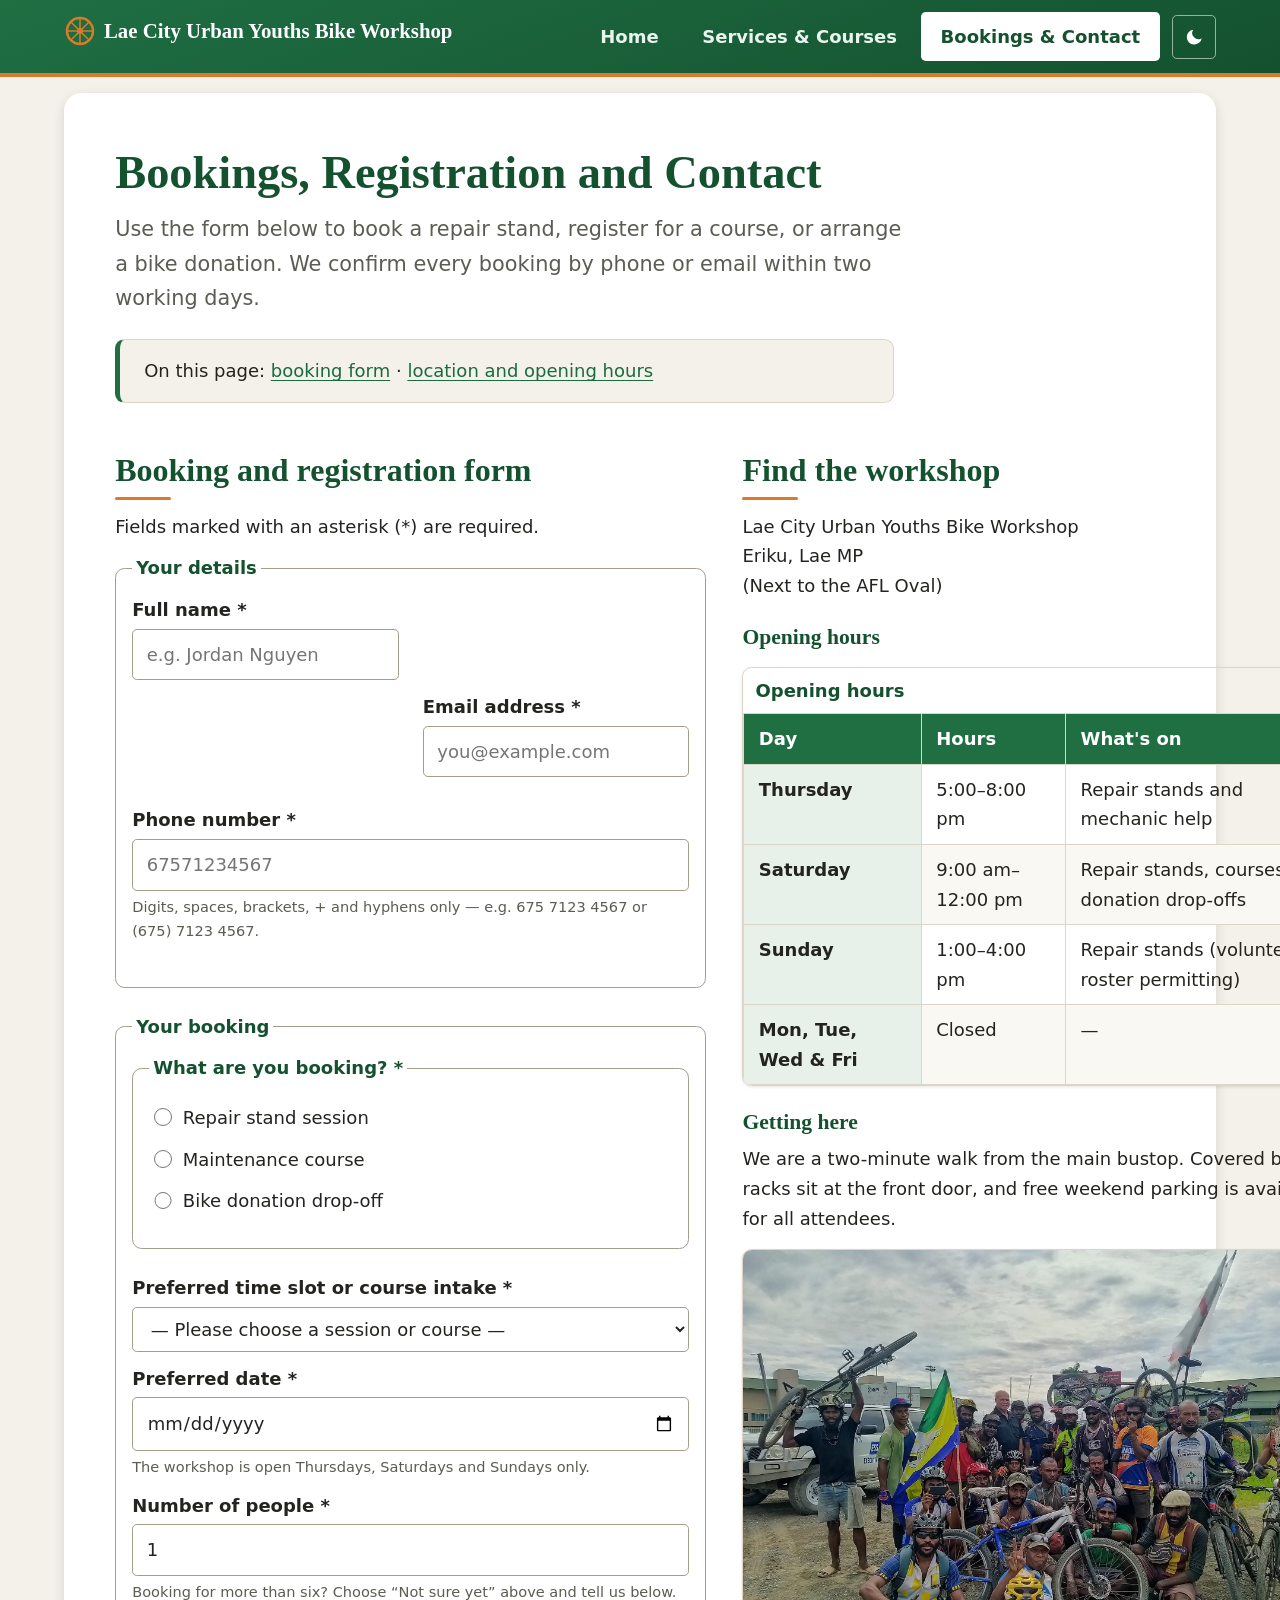
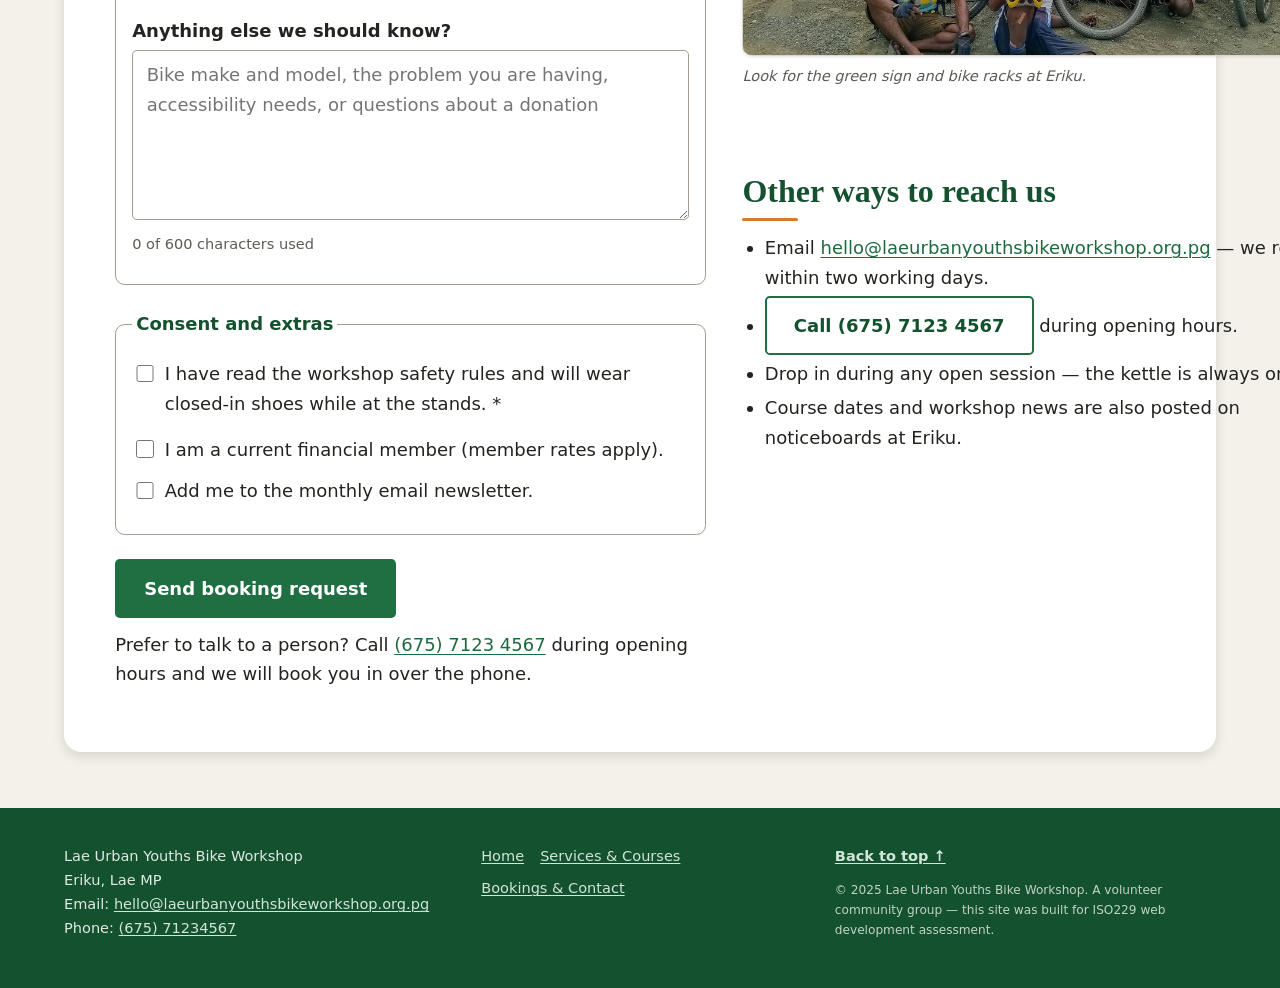
<file: contact.html>
<!DOCTYPE html>
<html lang="en" class="no-js">
<head>
  <meta charset="utf-8">
  <meta name="viewport" content="width=device-width, initial-scale=1">
  <title>Bookings &amp; Contact | Lae City Urban Youths Bike Workshop</title>
  <meta name="description" content="Book a repair stand, register for a maintenance course, arrange a bike donation, or find the Lae City Urban Youths Bike Workshop's location and opening hours.">
  <!-- ISO229 - Ziphilia Kila -->
  <meta name="author" content="Ziphilia Kila">
  <meta name="theme-color" content="#1f6f43">
  <link rel="stylesheet" href="css/style.css">
  <script src="js/main.js" defer></script>
  <script src="js/form.js" defer></script>
</head>
<body>

  <a class="skip-link" href="#main-content">Skip to main content</a>

  <header id="top" class="site-header">
    <div class="container header-inner">
      <p class="brand">
        <a href="index.html">
          <svg class="brand-mark" viewBox="0 0 32 32" width="32" height="32"
               aria-hidden="true" focusable="false">
            <circle cx="16" cy="16" r="13" fill="none" stroke="currentColor" stroke-width="2.5"/>
            <circle cx="16" cy="16" r="3" fill="currentColor"/>
            <path d="M16 3v26M3 16h26M7.2 7.2l17.6 17.6M24.8 7.2L7.2 24.8"
                  stroke="currentColor" stroke-width="1.5"/>
          </svg>
          Lae City Urban Youths Bike Workshop
        </a>
      </p>

      <div class="header-controls">
        <button type="button" id="theme-toggle" class="icon-btn theme-toggle"
                aria-label="Switch to dark theme">
          <svg class="icon-moon" viewBox="0 0 24 24" aria-hidden="true" focusable="false">
            <path d="M20 13A8 8 0 1 1 11 4a6.5 6.5 0 0 0 9 9z" fill="currentColor"/>
          </svg>
          <svg class="icon-sun" viewBox="0 0 24 24" aria-hidden="true" focusable="false">
            <circle cx="12" cy="12" r="4" fill="currentColor"/>
            <path d="M12 2v3M12 19v3M2 12h3M19 12h3M4.9 4.9l2.1 2.1M17 17l2.1 2.1M19.1 4.9L17 7M7 17l-2.1 2.1"
                  stroke="currentColor" stroke-width="2" stroke-linecap="round"/>
          </svg>
        </button>

        <button type="button" id="nav-toggle" class="icon-btn nav-toggle"
                aria-expanded="false" aria-controls="site-nav" aria-label="Menu">
          <svg class="icon-menu" viewBox="0 0 24 24" aria-hidden="true" focusable="false">
            <path d="M4 7h16M4 12h16M4 17h16" fill="none" stroke="currentColor"
                  stroke-width="2" stroke-linecap="round"/>
          </svg>
          <svg class="icon-close" viewBox="0 0 24 24" aria-hidden="true" focusable="false">
            <path d="M6 6l12 12M18 6L6 18" fill="none" stroke="currentColor"
                  stroke-width="2" stroke-linecap="round"/>
          </svg>
        </button>
      </div>

      <nav class="site-nav" id="site-nav" aria-label="Main navigation">
        <ul>
          <li><a href="index.html">Home</a></li>
          <li><a href="services.html">Services &amp; Courses</a></li>
          <li><a href="contact.html" aria-current="page">Bookings &amp; Contact</a></li>
        </ul>
      </nav>
    </div>
  </header>

  <main id="main-content" class="page container">

    <h1>Bookings, Registration and Contact</h1>
    <p class="lead">Use the form below to book a repair stand, register for a course, or
    arrange a bike donation. We confirm every booking by phone or email within two working
    days.</p>

    <p class="panel">On this page: <a href="#booking-form">booking form</a> &middot;
    <a href="#location">location and opening hours</a></p>

    <div class="split contact-split">

      <section id="booking-form">
        <h2>Booking and registration form</h2>
        <p>Fields marked with an asterisk (*) are required.</p>

        <div id="error-summary" class="error-summary" role="alert" tabindex="-1" hidden>
          <h3>There is a problem with your booking</h3>
          <ul id="error-list"></ul>
        </div>

        <form action="#" method="post" id="booking-request">
          <fieldset>
            <legend>Your details</legend>
            <div class="grid-2">
              <p>
                <label for="full-name">Full name *</label>
                <input type="text" id="full-name" name="full-name" required minlength="2"
                       maxlength="80" autocomplete="name" placeholder="e.g. Jordan Nguyen">
                <p class="field-error" id="full-name-error" hidden></p>
              </p>
              <p>
                <label for="email">Email address *</label>
                <input type="email" id="email" name="email" required maxlength="100"
                       autocomplete="email" placeholder="you@example.com">
                <p class="field-error" id="email-error" hidden></p>
              </p>
              <p class="u-span-2">
                <label for="phone">Phone number *</label>
                <input type="tel" id="phone" name="phone" required minlength="8" maxlength="15"
                       pattern="[0-9()+ -]{8,15}" autocomplete="tel"
                       placeholder="67571234567" aria-describedby="phone-hint">
                <small id="phone-hint" class="hint">Digits, spaces, brackets, + and hyphens
                only &mdash; e.g. 675 7123 4567 or (675) 7123 4567.</small>
                <p class="field-error" id="phone-error" hidden></p>
              </p>
            </div>
          </fieldset>

          <fieldset>
            <legend>Your booking</legend>

            <fieldset id="booking-type-group">
              <legend>What are you booking? *</legend>
              <p class="option">
                <input type="radio" id="book-repair" name="booking-type" value="repair-stand" required>
                <label for="book-repair">Repair stand session</label>
              </p>
              <p class="option">
                <input type="radio" id="book-course" name="booking-type" value="maintenance-course">
                <label for="book-course">Maintenance course</label>
              </p>
              <p class="option">
                <input type="radio" id="book-donation" name="booking-type" value="bike-donation">
                <label for="book-donation">Bike donation drop-off</label>
              </p>
              <p class="field-error" id="booking-type-error" hidden></p>
            </fieldset>

            <p>
              <label for="time-slot">Preferred time slot or course intake *</label>
              <select id="time-slot" name="time-slot" required>
                <option value="">&mdash; Please choose a session or course &mdash;</option>
                <option value="thu-evening">Thursday evening session (5&ndash;8 pm)</option>
                <option value="sat-morning">Saturday morning session (9 am&ndash;12 pm)</option>
                <option value="sun-afternoon">Sunday afternoon session (1&ndash;4 pm)</option>
                <option value="course-beginners">Beginners' bike maintenance &mdash; next intake</option>
                <option value="course-wheels">Wheels and gears &mdash; next intake</option>
                <option value="course-family">Family fix-up class &mdash; next intake</option>
                <option value="course-advanced">Advanced drivetrain and wheel truing &mdash; next intake</option>
                <option value="unsure">Not sure yet &mdash; please advise me</option>
              </select>
              <p class="field-error" id="time-slot-error" hidden></p>
            </p>

            <p>
              <label for="preferred-date">Preferred date *</label>
              <input type="date" id="preferred-date" name="preferred-date" required
                     aria-describedby="date-hint">
              <small id="date-hint" class="hint">The workshop is open Thursdays, Saturdays
              and Sundays only.</small>
              <p class="field-error" id="preferred-date-error" hidden></p>
            </p>

            <p>
              <label for="participants">Number of people *</label>
              <input type="number" id="participants" name="participants" value="1"
                     min="1" max="6" required aria-describedby="participants-hint">
              <small id="participants-hint" class="hint">Booking for more than six? Choose
              &ldquo;Not sure yet&rdquo; above and tell us below.</small>
              <p class="field-error" id="participants-error" hidden></p>
            </p>

            <p>
              <label for="message">Anything else we should know?</label>
              <textarea id="message" name="message" rows="5" maxlength="600"
                        placeholder="Bike make and model, the problem you are having, accessibility needs, or questions about a donation"></textarea>
              <!-- Visual counter (hidden from AT) + polite live region that only
                   speaks at the 50-chars-remaining and limit-reached thresholds. -->
              <span class="char-count" id="message-count" aria-hidden="true">0 of 600 characters used</span>
              <span class="sr-only" id="message-limit" aria-live="polite"></span>
            </p>
          </fieldset>

          <fieldset>
            <legend>Consent and extras</legend>
            <p class="option">
              <input type="checkbox" id="safety" name="safety" value="agreed" required>
              <label for="safety">I have read the workshop safety rules and will wear
              closed-in shoes while at the stands. *</label>
            </p>
            <p class="field-error" id="safety-error" hidden></p>
            <p class="option">
              <input type="checkbox" id="member" name="member" value="yes">
              <label for="member">I am a current financial member (member rates apply).</label>
            </p>
            <p class="option">
              <input type="checkbox" id="newsletter" name="newsletter" value="yes">
              <label for="newsletter">Add me to the monthly email newsletter.</label>
            </p>
          </fieldset>

          <p>
            <button type="submit" class="btn btn--primary">Send booking request</button>
          </p>

        </form>

        <div id="form-success" class="form-success" role="status" tabindex="-1" hidden>
          <h3>Request sent &mdash; thank you!</h3>
          <p id="form-success-detail"></p>
          <p class="form-success-note"><small>Demonstration site: nothing was sent to a
          server. In production this form would POST to the workshop's booking system.</small></p>
          <button type="button" id="reset-form" class="btn btn--outline">Make another booking</button>
        </div>

        <p>Prefer to talk to a person? Call
        <a href="tel:+67571234567">(675) 7123 4567</a> during opening hours and we will book
        you in over the phone.</p>
      </section>

      <aside class="contact-aside">
        <section id="location">
          <h2>Find the workshop</h2>
          <address>
            Lae City Urban Youths Bike Workshop<br>
            Eriku, Lae MP<br>
            (Next to the AFL Oval)
          </address>

          <h3>Opening hours</h3>
          <div class="table-wrap">
            <table>
              <caption>Opening hours</caption>
              <thead>
                <tr>
                  <th scope="col">Day</th>
                  <th scope="col">Hours</th>
                  <th scope="col">What's on</th>
                </tr>
              </thead>
              <tbody>
                <tr>
                  <th scope="row">Thursday</th>
                  <td>5:00&ndash;8:00 pm</td>
                  <td>Repair stands and mechanic help</td>
                </tr>
                <tr>
                  <th scope="row">Saturday</th>
                  <td>9:00 am&ndash;12:00 pm</td>
                  <td>Repair stands, courses and donation drop-offs</td>
                </tr>
                <tr>
                  <th scope="row">Sunday</th>
                  <td>1:00&ndash;4:00 pm</td>
                  <td>Repair stands (volunteer roster permitting)</td>
                </tr>
                <tr>
                  <th scope="row">Mon, Tue, Wed &amp; Fri</th>
                  <td>Closed</td>
                  <td>&mdash;</td>
                </tr>
              </tbody>
            </table>
          </div>

          <h3>Getting here</h3>
          <p>We are a two-minute walk from the main bustop. Covered bike racks sit at the
          front door, and free weekend parking is available for all attendees.</p>

          <figure>
            <img src="images/location.jpg"
                 alt="The green entrance and sign of the community bike workshop at Eriku"
                 width="900" height="600" loading="lazy" decoding="async">
            <figcaption>Look for the green sign and bike racks at Eriku.</figcaption>
          </figure>
        </section>

        <section id="other-ways">
          <h2>Other ways to reach us</h2>
          <ul>
            <li>Email <a href="mailto:hello@laeurbanyouthsbikeworkshop.org.pg">hello@laeurbanyouthsbikeworkshop.org.pg</a> &mdash; we reply within two working days.</li>
            <li><a class="btn btn--outline" href="tel:+67571234567">Call (675) 7123 4567</a> during opening hours.</li>
            <li>Drop in during any open session &mdash; the kettle is always on.</li>
            <li>Course dates and workshop news are also posted on noticeboards at Eriku.</li>
          </ul>
        </section>
      </aside>

    </div>

  </main>

   <footer class="site-footer">
    <div class="container footer-grid">
      <address>
      Lae Urban Youths Bike Workshop<br>
      Eriku, Lae MP<br>
      Email: <a href="mailto:hello@laeurbanyouthsbikeworkshop.org.pg">hello@laeurbanyouthsbikeworkshop.org.pg</a><br>
      Phone: <a href="tel:+67571234567">(675) 71234567</a>
      </address>

      <nav class="footer-nav" aria-label="Footer">
        <ul>
          <li><a href="index.html">Home</a></li>
          <li><a href="services.html">Services &amp; Courses</a></li>
          <li><a href="contact.html">Bookings &amp; Contact</a></li>
        </ul>
      </nav>

      <div class="footer-meta">
        <p><a class="to-top" href="#top">Back to top &uarr;</a></p>
        <p><small>&copy; 2025 Lae Urban Youths Bike Workshop. A volunteer community group &mdash;
    this site was built for ISO229 web development assessment.</small></p>
      </div>
    </div>
  </footer>

</body>
</html>
</file>
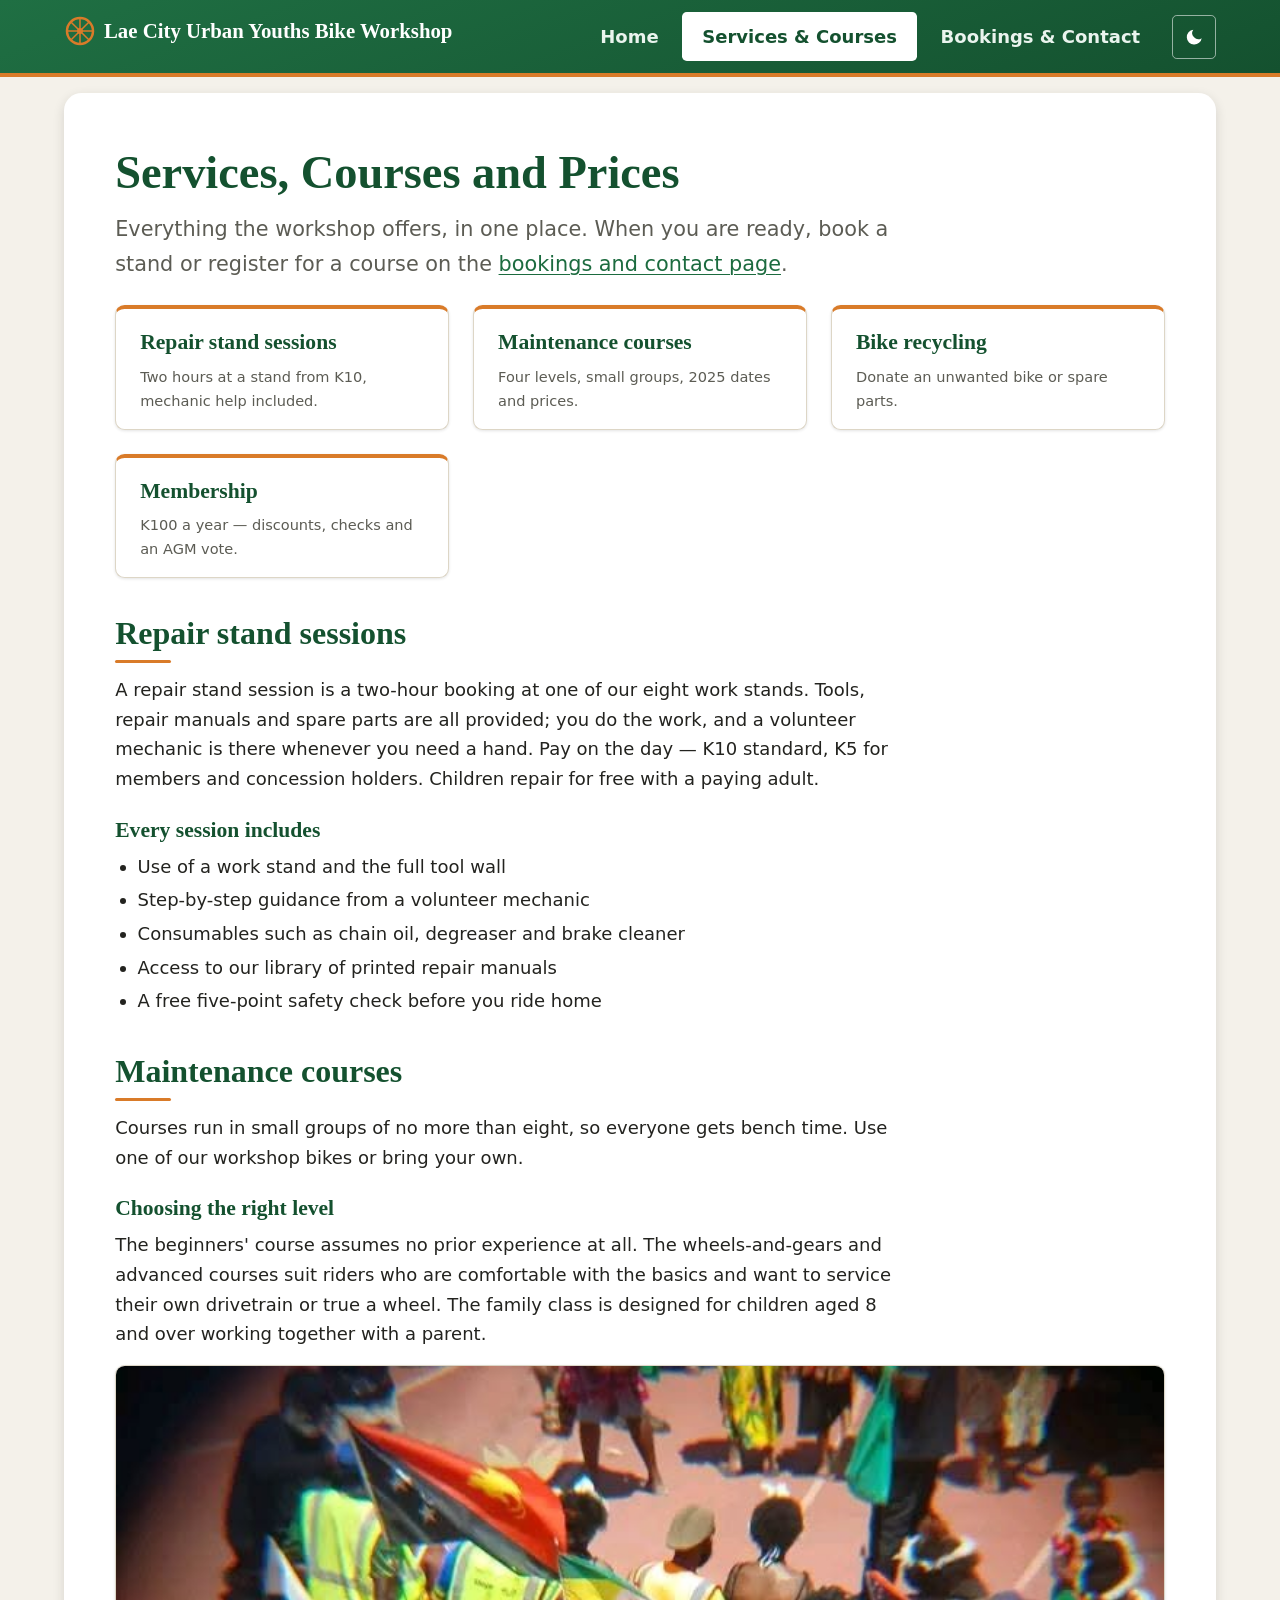
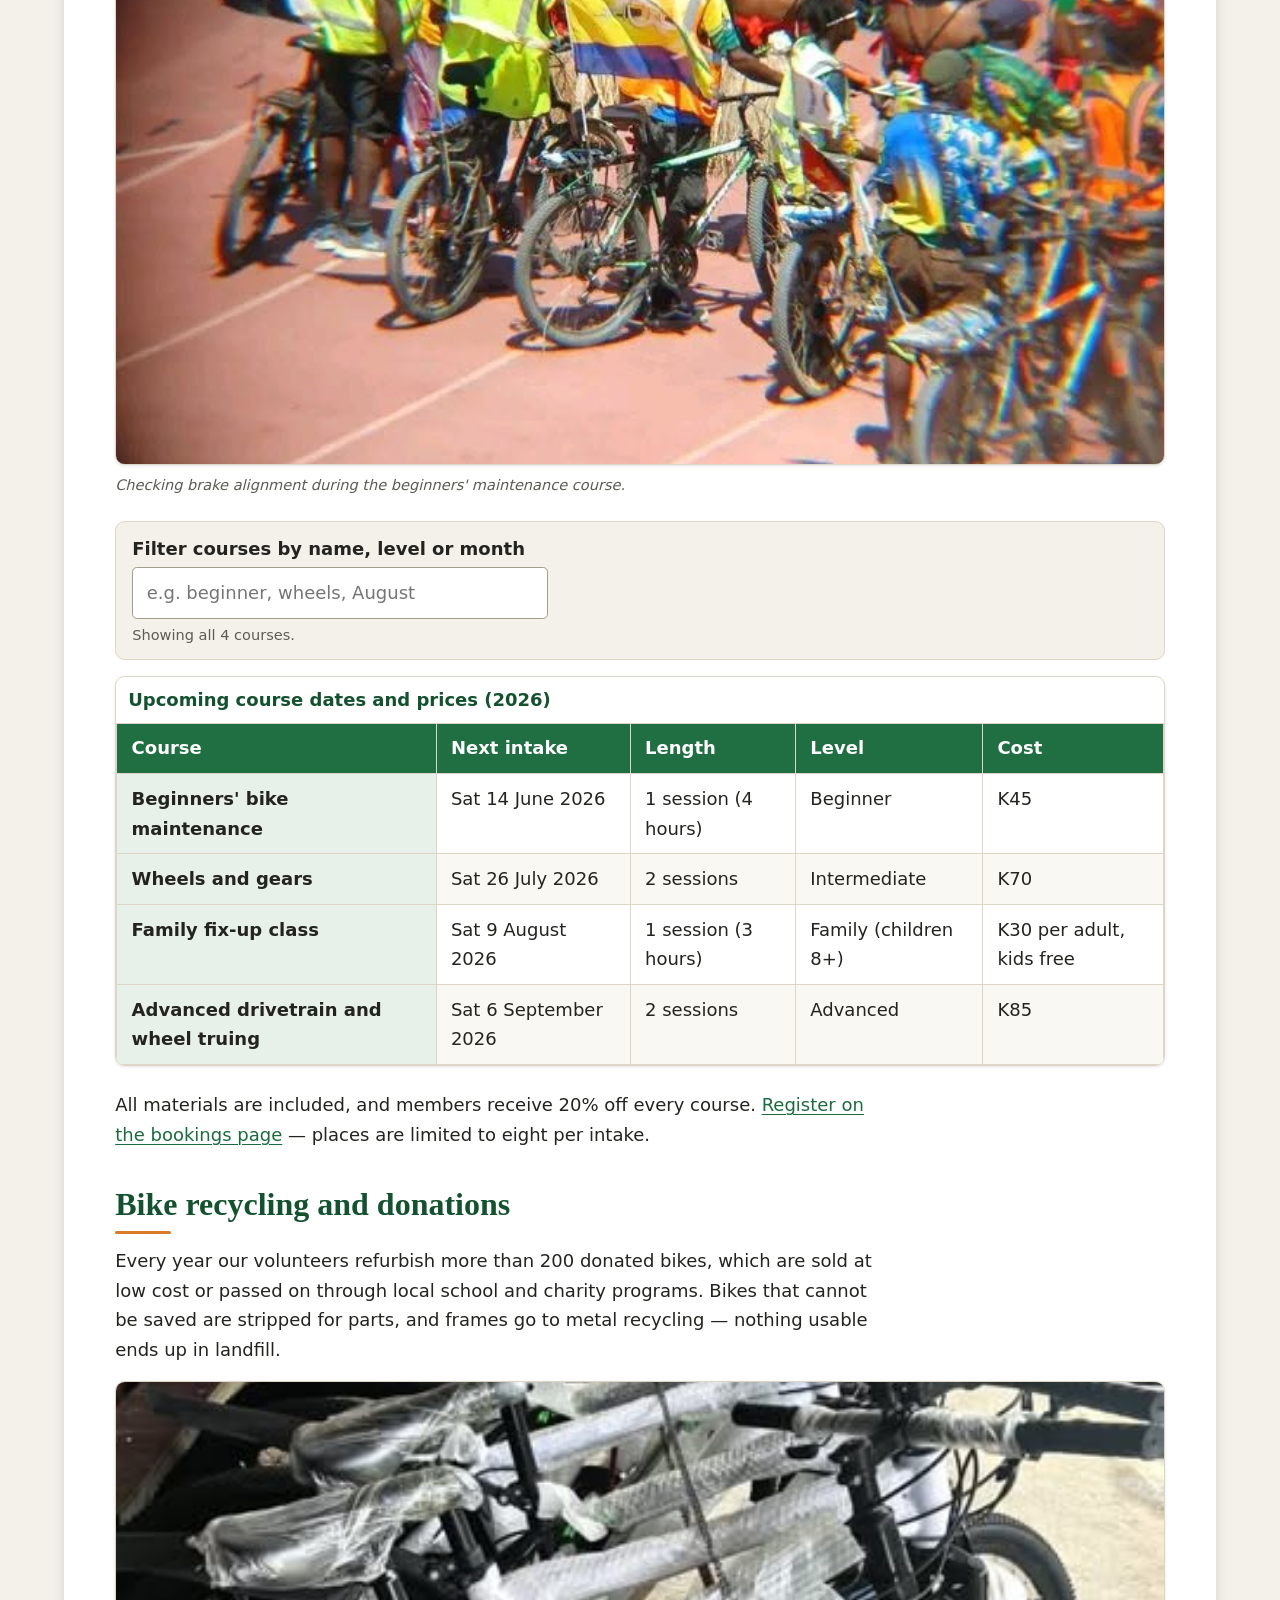
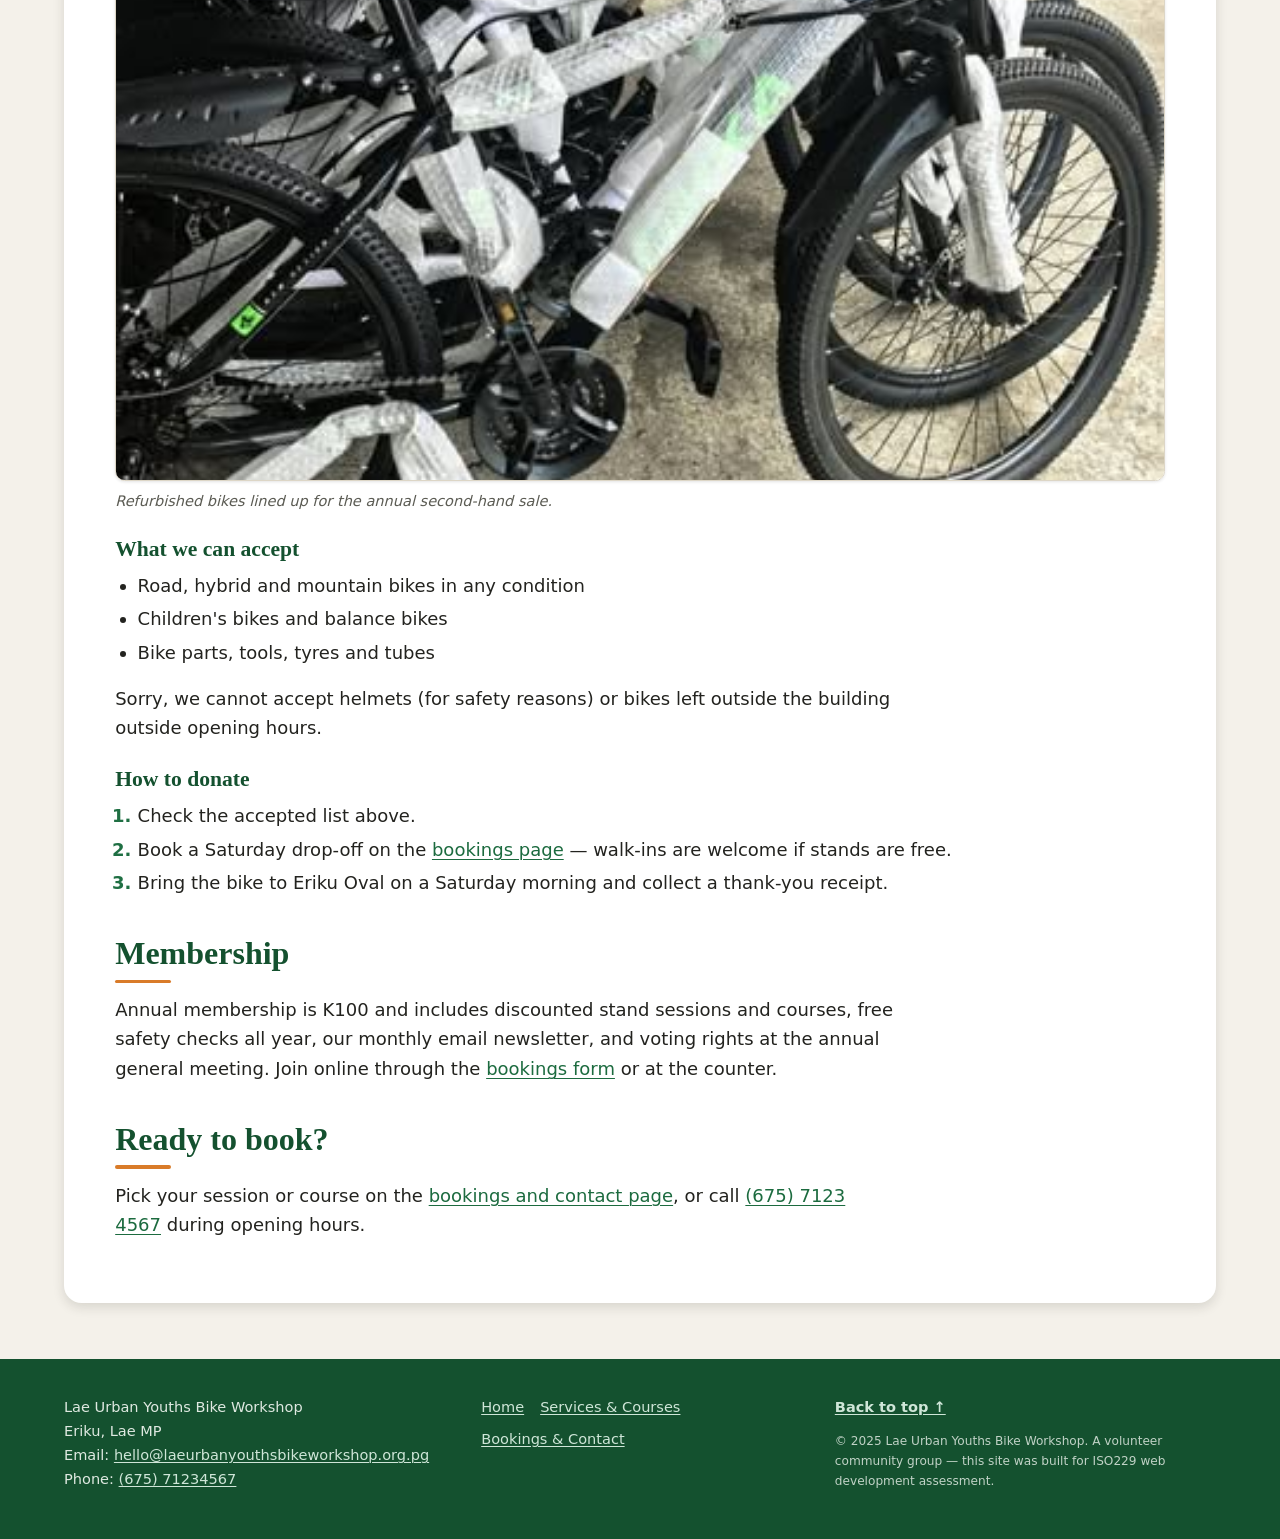
<file: services.html>
<!DOCTYPE html>
<html lang="en" class="no-js">
<head>
  <meta charset="utf-8">
  <meta name="viewport" content="width=device-width, initial-scale=1">
  <title>Services &amp; Courses | Lae City Urban Youths Bike Workshop</title>
  <meta name="description" content="Repair stand sessions, hands-on maintenance courses, bike recycling and membership prices at the Lae City Urban Youths Bike Workshop.">
  <!-- ISO229 - Ziphilia Kila -->
  <meta name="author" content="Ziphilia Kila">
  <meta name="theme-color" content="#1f6f43">
  <link rel="stylesheet" href="css/style.css">
  <script src="js/main.js" defer></script>
</head>
<body>

  <a class="skip-link" href="#main-content">Skip to main content</a>

  <header id="top" class="site-header">
    <div class="container header-inner">
      <p class="brand">
        <a href="index.html">
          <svg class="brand-mark" viewBox="0 0 32 32" width="32" height="32"
               aria-hidden="true" focusable="false">
            <circle cx="16" cy="16" r="13" fill="none" stroke="currentColor" stroke-width="2.5"/>
            <circle cx="16" cy="16" r="3" fill="currentColor"/>
            <path d="M16 3v26M3 16h26M7.2 7.2l17.6 17.6M24.8 7.2L7.2 24.8"
                  stroke="currentColor" stroke-width="1.5"/>
          </svg>
          Lae City Urban Youths Bike Workshop
        </a>
      </p>

      <div class="header-controls">
        <button type="button" id="theme-toggle" class="icon-btn theme-toggle"
                aria-label="Switch to dark theme">
          <svg class="icon-moon" viewBox="0 0 24 24" aria-hidden="true" focusable="false">
            <path d="M20 13A8 8 0 1 1 11 4a6.5 6.5 0 0 0 9 9z" fill="currentColor"/>
          </svg>
          <svg class="icon-sun" viewBox="0 0 24 24" aria-hidden="true" focusable="false">
            <circle cx="12" cy="12" r="4" fill="currentColor"/>
            <path d="M12 2v3M12 19v3M2 12h3M19 12h3M4.9 4.9l2.1 2.1M17 17l2.1 2.1M19.1 4.9L17 7M7 17l-2.1 2.1"
                  stroke="currentColor" stroke-width="2" stroke-linecap="round"/>
          </svg>
        </button>

        <button type="button" id="nav-toggle" class="icon-btn nav-toggle"
                aria-expanded="false" aria-controls="site-nav" aria-label="Menu">
          <svg class="icon-menu" viewBox="0 0 24 24" aria-hidden="true" focusable="false">
            <path d="M4 7h16M4 12h16M4 17h16" fill="none" stroke="currentColor"
                  stroke-width="2" stroke-linecap="round"/>
          </svg>
          <svg class="icon-close" viewBox="0 0 24 24" aria-hidden="true" focusable="false">
            <path d="M6 6l12 12M18 6L6 18" fill="none" stroke="currentColor"
                  stroke-width="2" stroke-linecap="round"/>
          </svg>
        </button>
      </div>

      <nav class="site-nav" id="site-nav" aria-label="Main navigation">
        <ul>
          <li><a href="index.html">Home</a></li>
          <li><a href="services.html" aria-current="page">Services &amp; Courses</a></li>
          <li><a href="contact.html">Bookings &amp; Contact</a></li>
        </ul>
      </nav>
    </div>
  </header>

  <main id="main-content" class="page container">

    <h1>Services, Courses and Prices</h1>
    <p class="lead">Everything the workshop offers, in one place. When you are ready,
    book a stand or register for a course on the
    <a href="contact.html">bookings and contact page</a>.</p>

    <!-- A3: in-page jump cards (whole-card links; spans keep h1→h2→h3 intact) -->
    <nav class="page-contents card-grid" aria-label="Jump to a service">
      <a class="card card--link" href="#repair-stands">
        <span class="card-title">Repair stand sessions</span>
        <span class="card-desc">Two hours at a stand from K10, mechanic help included.</span>
      </a>
      <a class="card card--link" href="#courses">
        <span class="card-title">Maintenance courses</span>
        <span class="card-desc">Four levels, small groups, 2025 dates and prices.</span>
      </a>
      <a class="card card--link" href="#recycling">
        <span class="card-title">Bike recycling</span>
        <span class="card-desc">Donate an unwanted bike or spare parts.</span>
      </a>
      <a class="card card--link" href="#membership">
        <span class="card-title">Membership</span>
        <span class="card-desc">K100 a year &mdash; discounts, checks and an AGM vote.</span>
      </a>
    </nav>

    <section id="repair-stands">
      <h2>Repair stand sessions</h2>
      <p>A repair stand session is a two-hour booking at one of our eight work stands.
      Tools, repair manuals and spare parts are all provided; you do the work, and a
      volunteer mechanic is there whenever you need a hand. Pay on the day &mdash;
      K10 standard, K5 for members and concession holders. Children repair for free
      with a paying adult.</p>
      <h3>Every session includes</h3>
      <ul>
        <li>Use of a work stand and the full tool wall</li>
        <li>Step-by-step guidance from a volunteer mechanic</li>
        <li>Consumables such as chain oil, degreaser and brake cleaner</li>
        <li>Access to our library of printed repair manuals</li>
        <li>A free five-point safety check before you ride home</li>
      </ul>
    </section>

    <section id="courses">
      <h2>Maintenance courses</h2>
      <p>Courses run in small groups of no more than eight, so everyone gets bench time.
      Use one of our workshop bikes or bring your own.</p>

      <h3>Choosing the right level</h3>
      <p>The beginners' course assumes no prior experience at all. The wheels-and-gears and
      advanced courses suit riders who are comfortable with the basics and want to service
      their own drivetrain or true a wheel. The family class is designed for children
      aged 8 and over working together with a parent.</p>

      <figure>
        <img src="images/participants.jpg"
             alt="Participants in attendence during a beginners' course"
             width="900" height="600" loading="lazy" decoding="async">
        <figcaption>Checking brake alignment during the beginners' maintenance course.</figcaption>
      </figure>

      <div class="filter-box no-js-hide">
        <label for="course-filter">Filter courses by name, level or month</label>
        <input type="search" id="course-filter"
               placeholder="e.g. beginner, wheels, August">
        <p class="filter-status" id="filter-status" role="status"></p>
      </div>

      <div class="table-wrap">

        <table id="course-table">
          <caption>Upcoming course dates and prices (2026)</caption>
          <thead>
            <tr>
              <th scope="col">Course</th>
              <th scope="col">Next intake</th>
              <th scope="col">Length</th>
              <th scope="col">Level</th>
              <th scope="col">Cost</th>
            </tr>
          </thead>
          <tbody>
            <tr>
              <th scope="row">Beginners' bike maintenance</th>
              <td>Sat 14 June 2026</td>
              <td>1 session (4 hours)</td>
              <td>Beginner</td>
              <td>K45</td>
            </tr>
            <tr>
              <th scope="row">Wheels and gears</th>
              <td>Sat 26 July 2026</td>
              <td>2 sessions</td>
              <td>Intermediate</td>
              <td>K70</td>
            </tr>
            <tr>
              <th scope="row">Family fix-up class</th>
              <td>Sat 9 August 2026</td>
              <td>1 session (3 hours)</td>
              <td>Family (children 8+)</td>
              <td>K30 per adult, kids free</td>
            </tr>
            <tr>
              <th scope="row">Advanced drivetrain and wheel truing</th>
              <td>Sat 6 September 2026</td>
              <td>2 sessions</td>
              <td>Advanced</td>
              <td>K85</td>
            </tr>
          </tbody>
        </table>
      </div>

      <p>All materials are included, and members receive 20% off every course.
      <a href="contact.html">Register on the bookings page</a> &mdash; places are limited
      to eight per intake.</p>
    </section>

    <section id="recycling">
      <h2>Bike recycling and donations</h2>
      <p>Every year our volunteers refurbish more than 200 donated bikes, which are sold at
      low cost or passed on through local school and charity programs. Bikes that cannot be
      saved are stripped for parts, and frames go to metal recycling &mdash; nothing usable
      ends up in landfill.</p>

      <figure>
        <img src="images/bikes2.jpg"
             alt="Rows of refurbished second-hand bicycles waiting for new owners"
             width="900" height="600" loading="lazy" decoding="async">
        <figcaption>Refurbished bikes lined up for the annual second-hand sale.</figcaption>
      </figure>

      <h3>What we can accept</h3>
      <ul>
        <li>Road, hybrid and mountain bikes in any condition</li>
        <li>Children's bikes and balance bikes</li>
        <li>Bike parts, tools, tyres and tubes</li>
      </ul>
      <p>Sorry, we cannot accept helmets (for safety reasons) or bikes left outside the
      building outside opening hours.</p>

      <h3>How to donate</h3>
      <ol>
        <li>Check the accepted list above.</li>
        <li>Book a Saturday drop-off on the <a href="contact.html">bookings page</a> &mdash; walk-ins are welcome if stands are free.</li>
        <li>Bring the bike to Eriku Oval on a Saturday morning and collect a thank-you receipt.</li>
      </ol>
    </section>

    <section id="membership">
      <h2>Membership</h2>
      <p>Annual membership is K100 and includes discounted stand sessions and courses, free
      safety checks all year, our monthly email newsletter, and voting rights at the annual
      general meeting. Join online through the
      <a href="contact.html">bookings form</a> or at the counter.</p>
    </section>

    <section id="ready">
      <h2>Ready to book?</h2>
      <p>Pick your session or course on the
      <a href="contact.html">bookings and contact page</a>, or call
      <a href="tel:+67571234567">(675) 7123 4567</a> during opening hours.</p>
    </section>

  </main>

  <footer class="site-footer">
    <div class="container footer-grid">
      <address>
      Lae Urban Youths Bike Workshop<br>
      Eriku, Lae MP<br>
      Email: <a href="mailto:hello@laeurbanyouthsbikeworkshop.org.pg">hello@laeurbanyouthsbikeworkshop.org.pg</a><br>
      Phone: <a href="tel:+67571234567">(675) 71234567</a>
      </address>

      <nav class="footer-nav" aria-label="Footer">
        <ul>
          <li><a href="index.html">Home</a></li>
          <li><a href="services.html">Services &amp; Courses</a></li>
          <li><a href="contact.html">Bookings &amp; Contact</a></li>
        </ul>
      </nav>

      <div class="footer-meta">
        <p><a class="to-top" href="#top">Back to top &uarr;</a></p>
        <p><small>&copy; 2025 Lae Urban Youths Bike Workshop. A volunteer community group &mdash;
    this site was built for ISO229 web development assessment.</small></p>
      </div>
    </div>
  </footer>

</body>
</html>
</file>
<file: css/style.css>
/* ==========================================================================
   Lae Urban Youths Bike Workshop — Assessment 4 stylesheet
   ========================================================================== */

/* --------------------------------------------------------------------------
   01. DESIGN TOKENS
   A4 change: fill/ink colours are now SEPARATE tokens. In A3 one green did
   two jobs (button fill AND text); in dark mode those need different values,
   so: --clr-brand = fills (white text on top), --clr-link/--clr-heading =
   inks. Every text/background pair below meets WCAG AA in BOTH themes.
   -------------------------------------------------------------------------- */
:root {
  color-scheme: light;

  /* Palette — light theme */
  --clr-brand:          #1f6f43;  /* fills: buttons, table head (white text on it) */
  --clr-brand-deep:     #14512f;  /* deep fill: header/footer bg, hover            */
  --clr-brand-tint:     #e7f0e9;  /* tint surfaces: tbody th, success panel        */
  --clr-heading:        #14512f;  /* heading ink: 10.9:1 on white                  */
  --clr-link:           #1c6b3f;  /* link ink: 6.5:1 on white                      */
  --clr-accent:         #d97b29;  /* decorative bars only — never body text        */
  --clr-accent-ink:     #8a4210;  /* accent AS text: 7.3:1 on white                */
  --clr-surface:        #ffffff;
  --clr-surface-alt:    #f4f1ea;
  --clr-zebra:          #faf8f2;
  --clr-text:           #23231f;
  --clr-muted:          #5c5c54;  /* 6.7:1 on white                                */
  --clr-border:         #ddd6c6;
  --clr-border-strong:  #a49d8b;
  --clr-danger:         #a33a2a;  /* error ink: 7.4:1 on white                     */
  --clr-danger-soft:    #fbecea;
  --clr-on-brand:       #ffffff;
  --clr-focus:          #14512f;  /* focus ring on light surfaces                  */
  --clr-focus-on-dark:  #ffd166;  /* focus ring on green surfaces                  */
  --clr-footer-ink:     #dfe9e1;
  --clr-footer-link:    #cfe6d8;

  /* Typography */
  --font-body:    system-ui, -apple-system, "Segoe UI", Roboto, "Helvetica Neue", Arial, sans-serif;
  --font-display: Georgia, "Times New Roman", Times, serif;
  --fs-small: clamp(0.85rem, 0.83rem + 0.1vw, 0.95rem);
  --fs-body:  clamp(1rem,   0.96rem + 0.25vw, 1.125rem);
  --fs-lead:  clamp(1.1rem, 1.05rem + 0.4vw, 1.3rem);
  --fs-h3:    clamp(1.15rem, 1.1rem + 0.35vw, 1.35rem);
  --fs-h2:    clamp(1.5rem, 1.3rem + 1vw, 2rem);
  --fs-h1:    clamp(2rem,   1.55rem + 2.2vw, 2.9rem);
  --lh-tight: 1.2;
  --lh-body:  1.65;
  --fw-normal: 400;
  --fw-mid:    600;
  --fw-bold:   700;

  /* Spacing scale */
  --space-2xs: 0.25rem;
  --space-xs:  0.5rem;
  --space-s:   0.75rem;
  --space-m:   1rem;
  --space-l:   1.5rem;
  --space-xl:  2.25rem;
  --space-2xl: 3.5rem;

  /* Shape, depth, layout */
  --radius-2xs: 2px;
  --radius-sm:  0.3rem;
  --radius-md:  0.6rem;
  --radius-lg:  1.1rem;
  --shadow-sm: 0 1px 3px rgba(35, 35, 31, 0.12);
  --shadow-md: 0 4px 12px rgba(35, 35, 31, 0.14);
  --shadow-lg: 0 10px 26px rgba(35, 35, 31, 0.18);
  --container: 72rem;
  --measure:   68ch;

  /* Motion */
  --speed: 160ms;
  --ease-out: cubic-bezier(0.2, 0.7, 0.3, 1);
}

/* --------------------------------------------------------------------------
   02. RESET & BASE
   -------------------------------------------------------------------------- */
*,
*::before,
*::after {
  box-sizing: border-box;
}

body,
h1, h2, h3, h4, p,
figure, blockquote,
ul, ol,
fieldset, legend {
  margin: 0;
  padding: 0;
}

html {
  scroll-behavior: smooth;
  -webkit-text-size-adjust: 100%;
}

/*
  FLEXBOX DECISION #1 — sticky footer.
  body is a flex COLUMN: header / main / footer stack, and main gets
  flex-grow so short pages still push the footer to the viewport bottom.
*/
body {
  min-height: 100vh;
  min-height: 100svh;
  display: flex;
  flex-direction: column;
  background: var(--clr-surface-alt);
  color: var(--clr-text);
  font-family: var(--font-body);
  font-size: var(--fs-body);
  line-height: var(--lh-body);
}

main {
  flex: 1 0 auto;
  width: 100%;
}

img,
svg,
video {
  display: block;
  max-width: 100%;
  height: auto;
}

input,
button,
textarea,
select {
  font: inherit;
  color: inherit;
}

[id] {
  scroll-margin-top: 1.5rem;
}

/* A4: gentle cross-fade when the theme toggles (killed by §08 reduced-motion) */
body,
.page,
.site-header,
.site-footer,
.card,
.panel,
fieldset,
input, select, textarea {
  transition: background-color var(--speed) ease,
              color var(--speed) ease,
              border-color var(--speed) ease;
}

/* --------------------------------------------------------------------------
   03. TYPOGRAPHY
   -------------------------------------------------------------------------- */
h1, h2, h3 {
  font-family: var(--font-display);
  color: var(--clr-heading);
  line-height: var(--lh-tight);
  font-weight: var(--fw-bold);
}

h1 {
  font-size: var(--fs-h1);
  margin-block-end: var(--space-s);
}

h2 {
  font-size: var(--fs-h2);
  margin-block: var(--space-xl) var(--space-s);
}

h2::after {
  content: "";
  display: block;
  width: 3.5rem;
  height: 0.2rem;
  margin-top: 0.45rem;
  border-radius: var(--radius-sm);
  background: var(--clr-accent);
}

h3 {
  font-size: var(--fs-h3);
  margin-block: var(--space-l) var(--space-xs);
}

p {
  margin-block-end: var(--space-s);
  max-width: var(--measure);
}

.lead {
  font-size: var(--fs-lead);
  color: var(--clr-muted);
  max-width: 60ch;
  margin-block-end: var(--space-l);
}

main :where(ul, ol) {
  padding-left: 1.4rem;
  margin-block-end: var(--space-m);
}

main li {
  margin-block: var(--space-2xs);
}

main ol li::marker {
  color: var(--clr-brand);
  font-weight: var(--fw-bold);
}

a {
  color: var(--clr-link);
  text-decoration-thickness: 1px;
  text-underline-offset: 0.15em;
}

a:hover {
  color: var(--clr-heading);
  text-decoration-thickness: 2px;
}

address {
  font-style: normal;
}

/* --------------------------------------------------------------------------
   04. LAYOUT
   -------------------------------------------------------------------------- */
.container {
  width: min(100% - 2 * var(--space-m), var(--container));
  margin-inline: auto;
}

.page {
  background: var(--clr-surface);
  border-radius: var(--radius-lg);
  box-shadow: var(--shadow-md);
  padding: clamp(1.25rem, 4vw, 3.5rem);
  margin-block: var(--space-m) var(--space-2xl);
}

/*
  CSS GRID DECISION #1 — .card-grid (auto-fit + minmax).
  "What we do", "Get involved" and the services jump-nav. Each card is at
  least 16rem; as many columns as fit are created automatically. Full-width
  children span 1 / -1.
*/
.card-grid {
  display: grid;
  gap: var(--space-m);
}

.card-grid > h2,
.card-grid > p {
  grid-column: 1 / -1;
}

/*
  CSS GRID DECISION #2 — .media-split (home "Who we are"): text + figure
  columns; the figure spans the paragraph rows on desktop (3 paragraphs
  below the h2 → grid-row: 2 / span 3).
*/
.media-split {
  display: grid;
  gap: var(--space-m) var(--space-l);
}

/*
  CSS GRID DECISION #3 — .split (contact): form and info sidebar stack in
  source order (form first on mobile), become columns at 72em.
*/
.split {
  display: grid;
  gap: var(--space-xl);
}

.contact-aside {
  display: grid;
  gap: var(--space-l);
}

/* --------------------------------------------------------------------------
   05. COMPONENTS
   -------------------------------------------------------------------------- */

/* ---- Skip link ---- */
.skip-link {
  position: absolute;
  left: -9999px;
  z-index: 100;
  background: var(--clr-brand-deep);
  color: var(--clr-on-brand);
  padding: var(--space-xs) var(--space-m);
  border-radius: 0 0 var(--radius-sm) 0;
}

.skip-link:focus {
  left: 0;
  top: 0;
}

/* ---- Header & navigation ---- */
.site-header {
  background: linear-gradient(160deg, var(--clr-brand), var(--clr-brand-deep));
  border-bottom: 0.3rem solid var(--clr-accent);
  padding-block: var(--space-s);
  color: var(--clr-on-brand);
}

/*
  FLEXBOX DECISION #2 — responsive header.
  Mobile: a WRAPPING flex row — line 1 is brand (pushed left by margin-right:
  auto) plus the icon buttons; the nav takes flex-basis:100% and wraps onto
  its own line. Tablet+: `order` re-arranges to brand | nav | controls and
  the nav joins line 1. One-dimensional placement, exactly what flex is for.
*/
.header-inner {
  display: flex;
  flex-wrap: wrap;
  align-items: center;
  gap: var(--space-xs) var(--space-s);
}

.brand {
  margin-right: auto;
}

.brand a {
  display: flex;              /* flex: icon + text aligned on one axis */
  align-items: center;
  gap: var(--space-xs);
  color: var(--clr-on-brand);
  text-decoration: none;
  font-family: var(--font-display);
  font-size: var(--fs-lead);
  font-weight: var(--fw-bold);
}

.brand-mark {
  width: 2rem;
  height: 2rem;
  flex-shrink: 0;
  color: var(--clr-accent);
}

/* A4: theme + menu icon buttons */
.header-controls {
  display: flex;
  gap: var(--space-2xs);
}

.icon-btn {
  display: inline-flex;
  align-items: center;
  justify-content: center;
  width: 2.75rem;
  height: 2.75rem;
  background: transparent;
  border: 1px solid rgba(255, 255, 255, 0.55);
  border-radius: var(--radius-sm);
  color: var(--clr-on-brand);
  cursor: pointer;
  transition: background var(--speed) var(--ease-out);
}

.icon-btn:hover {
  background: rgba(255, 255, 255, 0.16);
}

.icon-btn svg {
  width: 1.4rem;
  height: 1.4rem;
}

/* Theme button shows the icon of the theme you will SWITCH TO */
.theme-toggle .icon-sun { display: none; }
[data-theme="dark"] .theme-toggle .icon-sun { display: block; }
[data-theme="dark"] .theme-toggle .icon-moon { display: none; }

/* Menu button swaps burger → X purely via aria-expanded (no JS icon logic) */
.nav-toggle .icon-close { display: none; }
.nav-toggle[aria-expanded="true"] .icon-menu { display: none; }
.nav-toggle[aria-expanded="true"] .icon-close { display: block; }

.site-nav {
  flex-basis: 100%;   /* no-JS mobile: nav always visible on its own line (A3) */
}

.site-nav ul {
  display: flex;
  flex-wrap: wrap;
  justify-content: center;
  gap: var(--space-2xs);
  list-style: none;
}

.site-nav a {
  display: inline-block;
  padding: 0.55em 1.1em;
  border-radius: var(--radius-sm);
  color: #eaf4ee;
  text-decoration: none;
  font-weight: var(--fw-mid);
}

.site-nav a:hover {
  background: rgba(255, 255, 255, 0.16);
  color: var(--clr-on-brand);
}

.site-nav a[aria-current="page"] {
  background: var(--clr-surface);
  color: var(--clr-heading);
}

/* A4: with JS on mobile, the nav is collapsible (aria-expanded drives it) */
.js .site-nav { display: none; }
.js .site-nav.is-open { display: block; }
.js .site-nav.is-open ul {
  flex-direction: column;
  align-items: stretch;
}
.js .site-nav.is-open a { display: block; }  /* full-width touch targets */

/* no-JS fallbacks: hide interactive controls that need JS to be useful */
.no-js .nav-toggle { display: none; }
.no-js .no-js-hide { display: none; }

/* ---- Buttons ---- */
.btn {
  display: inline-block;
  padding: 0.7em 1.5em;
  border: 2px solid transparent;
  border-radius: var(--radius-sm);
  font-weight: var(--fw-bold);
  text-decoration: none;
  cursor: pointer;
  transition: background var(--speed) var(--ease-out),
              color var(--speed) var(--ease-out);
}

.btn--primary {
  background: var(--clr-brand);
  color: var(--clr-on-brand);
}

.btn--primary:hover {
  background: var(--clr-brand-deep);
  color: var(--clr-on-brand);
}

.btn--outline {
  background: transparent;
  border-color: var(--clr-brand);
  color: var(--clr-heading);
}

.btn--outline:hover {
  background: var(--clr-brand-tint);
  color: var(--clr-heading);
}

/* ---- Cards ---- */
.card {
  background: var(--clr-surface);
  border: 1px solid var(--clr-border);
  border-top: 0.25rem solid var(--clr-brand);
  border-radius: var(--radius-md);
  box-shadow: var(--shadow-sm);
  padding: var(--space-m) var(--space-l);
}

.card h3 {
  margin-block: 0 var(--space-xs);
}

.card p {
  font-size: var(--fs-small);
  color: var(--clr-text);
  margin-block-end: 0;
}

.card--link {
  border-top-color: var(--clr-accent);
  text-decoration: none;
  transition: transform var(--speed) var(--ease-out),
              box-shadow var(--speed) var(--ease-out);
}

.card--link:hover {
  transform: translateY(-3px);
  box-shadow: var(--shadow-md);
}

.card--link:hover .card-title {
  color: var(--clr-accent-ink);
  text-decoration: underline;
}

.card-title {
  display: block;
  font-family: var(--font-display);
  font-weight: var(--fw-bold);
  font-size: var(--fs-h3);
  color: var(--clr-heading);
}

.card-desc {
  display: block;
  margin-top: var(--space-2xs);
  font-size: var(--fs-small);
  color: var(--clr-muted);
}

.page-contents {
  margin-block-end: var(--space-l);
}

/* ---- Panels ---- */
.panel {
  background: var(--clr-surface-alt);
  border: 1px solid var(--clr-border);
  border-left: 0.35rem solid var(--clr-brand);
  border-radius: var(--radius-md);
  padding: var(--space-m) var(--space-l);
}

.panel--accent {
  border-left-color: var(--clr-accent);
}

.panel > :first-child,
.card > :first-child {
  margin-block-start: 0;
}

.panel > :last-child,
.card > :last-child {
  margin-block-end: 0;
}

/* ---- Figures & media ---- */
figure {
  margin-block: var(--space-m) var(--space-l);
}

figure img {
  width: 100%;
  aspect-ratio: 3 / 2;
  object-fit: cover;
  border-radius: var(--radius-md);
  border: 1px solid var(--clr-border);
  box-shadow: var(--shadow-sm);
}

figcaption {
  margin-top: var(--space-xs);
  font-size: var(--fs-small);
  font-style: italic;
  color: var(--clr-muted);
}

/* ---- Tables ---- */
.table-wrap {
  overflow-x: auto;
  border: 1px solid var(--clr-border);
  border-radius: var(--radius-md);
  box-shadow: var(--shadow-sm);
  margin-block: var(--space-m) var(--space-l);
}

.table-wrap table {
  width: 100%;
  min-width: 38rem;
  border-collapse: collapse;
}

caption {
  text-align: left;
  font-weight: var(--fw-bold);
  color: var(--clr-heading);
  padding: var(--space-xs) var(--space-s);
}

th,
td {
  border: 1px solid var(--clr-border);
  padding: 0.55em 0.8em;
  text-align: left;
  vertical-align: top;
}

thead th {
  background: var(--clr-brand);
  color: var(--clr-on-brand);
}

tbody th {
  background: var(--clr-brand-tint);
}

tbody tr:nth-child(even) td {
  background: var(--clr-zebra);
}

/* ---- A4: course filter (services.html) ---- */
.filter-box {
  background: var(--clr-surface-alt);
  border: 1px solid var(--clr-border);
  border-radius: var(--radius-md);
  padding: var(--space-s) var(--space-m);
  margin-block-end: var(--space-m);
}

.filter-box label {
  display: block;
  font-weight: var(--fw-bold);
  margin-block-end: var(--space-2xs);
}

.filter-box input {
  width: 100%;
  max-width: 26rem;
  padding: 0.55em 0.75em;
  border: 1px solid var(--clr-border-strong);
  border-radius: var(--radius-sm);
  background: var(--clr-surface);
}

.filter-status {
  min-height: 1.6em;      /* stops layout jump as text changes */
  margin-block: var(--space-2xs) 0;
  font-size: var(--fs-small);
  color: var(--clr-muted);
}

/* ---- Forms ---- */
fieldset {
  border: 1px solid var(--clr-border-strong);
  border-radius: var(--radius-md);
  padding: var(--space-s) var(--space-m) var(--space-m);
  margin-block-end: var(--space-l);
}

legend {
  font-weight: var(--fw-bold);
  color: var(--clr-heading);
  padding-inline: var(--space-2xs);
}

input[type="text"],
input[type="email"],
input[type="tel"],
input[type="search"],
input[type="date"],
input[type="number"],
select,
textarea {
  width: 100%;
  padding: 0.55em 0.75em;
  border: 1px solid var(--clr-border-strong);
  border-radius: var(--radius-sm);
  background: var(--clr-surface);
}

textarea {
  resize: vertical;
}

input[type="radio"],
input[type="checkbox"] {
  accent-color: var(--clr-brand);
  width: 1.1rem;
  height: 1.1rem;
  flex-shrink: 0;
}

/* FLEXBOX DECISION #3 — checkbox/radio rows keep the control aligned with
   the first line of a multi-line label on one axis. */
.option {
  display: flex;
  align-items: flex-start;
  gap: var(--space-xs);
  margin-block: var(--space-xs);
}

.option input {
  margin-top: 0.3em;
}

.option label {
  font-weight: var(--fw-normal);
}

label {
  display: block;
  font-weight: var(--fw-bold);
  margin-block-end: var(--space-2xs);
}

.hint {
  display: block;
  margin-top: var(--space-2xs);
  font-size: var(--fs-small);
  font-weight: var(--fw-normal);
  color: var(--clr-muted);
}

/* A4: form feedback states. Errors are never colour-alone: every message
   begins with the word "Error:" and is listed in the error summary. */
.field-error {
  display: block;
  margin-top: var(--space-2xs);
  font-size: var(--fs-small);
  font-weight: var(--fw-mid);
  color: var(--clr-danger);
}

[aria-invalid="true"] {
  border: 2px solid var(--clr-danger);
}

:user-invalid {
  border: 2px solid var(--clr-danger);
}

.error-summary {
  background: var(--clr-danger-soft);
  border: 2px solid var(--clr-danger);
  border-radius: var(--radius-md);
  padding: var(--space-s) var(--space-l);
  margin-block-end: var(--space-l);
}

.error-summary h3 {
  color: var(--clr-danger);
  margin-block: var(--space-xs);
}

.error-summary a {
  color: var(--clr-danger);
  font-weight: var(--fw-mid);
}

.form-success {
  background: var(--clr-brand-tint);
  border: 2px solid var(--clr-brand);
  border-radius: var(--radius-md);
  padding: var(--space-m) var(--space-l);
  margin-block: var(--space-l);
}

.form-success h3 {
  color: var(--clr-heading);
  margin-block: var(--space-xs);
}

.form-success-note {
  color: var(--clr-muted);
  font-size: var(--fs-small);
}

.form-success .btn {
  margin-top: var(--space-2xs);
}

.char-count {
  display: block;
  margin-top: var(--space-2xs);
  font-size: var(--fs-small);
  color: var(--clr-muted);
}

/* ---- A4: gallery + lightbox ---- */
/*
  CSS GRID DECISION #4 — .gallery-grid: auto-fit/minmax thumbnails, same
  fluid pattern as the card grids (1-col mobile → 4-col desktop).
*/
.gallery-grid {
  display: grid;
  gap: var(--space-m);
  grid-template-columns: repeat(auto-fit, minmax(min(100%, 13rem), 1fr));
  list-style: none;
  padding: 0;
  margin-block: var(--space-m) var(--space-l);
}

.gallery-thumb {
  position: relative;
  display: block;
  border-radius: var(--radius-md);
  overflow: hidden;
  border: 1px solid var(--clr-border);
  box-shadow: var(--shadow-sm);
  transition: transform var(--speed) var(--ease-out),
              box-shadow var(--speed) var(--ease-out);
}

.gallery-thumb img {
  width: 100%;
  aspect-ratio: 3 / 2;
  object-fit: cover;
}

.gallery-thumb::after {
  content: "View larger";
  position: absolute;
  right: var(--space-xs);
  bottom: var(--space-xs);
  padding: 0.2em 0.7em;
  border-radius: var(--radius-sm);
  background: rgba(16, 32, 22, 0.85);
  color: #ffffff;
  font-size: var(--fs-small);
  opacity: 0;
  transition: opacity var(--speed) var(--ease-out);
}

.gallery-thumb:hover,
.gallery-thumb:focus-visible {
  transform: translateY(-3px);
  box-shadow: var(--shadow-md);
}

.gallery-thumb:hover::after,
.gallery-thumb:focus-visible::after {
  opacity: 1;
}

/* Native <dialog>: top layer, focus trap and Escape handled by the UA */
dialog.lightbox {
  width: min(92vw, 56rem);
  border: none;
  border-radius: var(--radius-md);
  padding: var(--space-m);
  background: var(--clr-surface);
  color: var(--clr-text);
  box-shadow: var(--shadow-lg);
}

dialog.lightbox::backdrop {
  background: rgba(10, 14, 10, 0.75);
}

.lightbox-figure img {
  width: 100%;
  max-height: 65vh;
  object-fit: contain;
  border-radius: var(--radius-sm);
  background: var(--clr-surface-alt);
}

.lightbox-figure figcaption {
  margin-top: var(--space-xs);
  font-size: var(--fs-small);
  font-style: italic;
  color: var(--clr-muted);
}

.lightbox-count {
  margin-block-start: var(--space-2xs);
  text-align: center;
  font-size: var(--fs-small);
  color: var(--clr-muted);
}

/* FLEXBOX DECISION #4 — lightbox control bar: buttons row that wraps */
.lightbox-bar {
  display: flex;
  flex-wrap: wrap;
  justify-content: center;
  gap: var(--space-xs);
  margin-block-start: var(--space-s);
}

/* ---- Footer ---- */
.site-footer {
  background: var(--clr-brand-deep);
  color: var(--clr-footer-ink);
  padding-block: var(--space-xl);
  font-size: var(--fs-small);
}

/*
  CSS GRID DECISION #5 — .footer-grid: single centred column on mobile,
  three aligned columns (contact / links / meta) on wide screens.
*/
.footer-grid {
  display: grid;
  gap: var(--space-m);
  justify-items: center;
  text-align: center;
}

.site-footer a {
  color: var(--clr-footer-link);
}

.site-footer a:hover {
  color: #ffffff;
}

/* FLEXBOX DECISION #5 — footer link row wraps gracefully */
.footer-nav ul {
  display: flex;
  flex-wrap: wrap;
  justify-content: center;
  gap: var(--space-xs) var(--space-m);
  list-style: none;
}

.footer-meta .to-top {
  font-weight: var(--fw-mid);
}

.footer-meta small {
  display: block;
  margin-top: var(--space-xs);
  opacity: 0.85;
}

/* --------------------------------------------------------------------------
   06. UTILITIES
   -------------------------------------------------------------------------- */
.u-span-2 {
  grid-column: 1 / -1;
}

/* Visually hidden, still announced by screen readers */
.sr-only {
  position: absolute;
  width: 1px;
  height: 1px;
  padding: 0;
  margin: -1px;
  overflow: hidden;
  clip-path: inset(50%);
  white-space: nowrap;
  border: 0;
}

/* --------------------------------------------------------------------------
   07. MEDIA QUERIES — mobile-first, all min-width
   -------------------------------------------------------------------------- */

/* ===== TABLET: 40em (~640px) and up ===== */
@media (min-width: 40em) {

  /* Flexbox: brand | nav | controls on one line via order (see §05) */
  .site-nav {
    order: 2;
    flex-basis: auto;
    margin-left: auto;
  }

  .header-controls {
    order: 3;
  }

  /* Restore the inline nav that JS collapses on mobile */
  .js .site-nav { display: block; }
  .js .site-nav.is-open ul,
  .site-nav ul { flex-direction: row; align-items: center; }
  .js .site-nav.is-open a { display: inline-block; }
  .nav-toggle { display: none; }

  /* Grid: name/email fields side by side; phone spans both (.u-span-2) */
  .grid-2 {
    display: grid;
    grid-template-columns: repeat(2, minmax(0, 1fr));
    column-gap: var(--space-l);
  }

  /* Grid: card rows flow 2-up (tablet) → 3-up (desktop) automatically */
  .card-grid {
    grid-template-columns: repeat(auto-fit, minmax(min(100%, 16rem), 1fr));
    gap: var(--space-l);
  }

  .gallery-grid { gap: var(--space-l); }
}

/* ===== DESKTOP: 56em (~896px) and up ===== */
@media (min-width: 56em) {

  /* Grid: intro text (3fr) + photo (2fr); figure spans the text rows */
  .media-split {
    grid-template-columns: minmax(0, 3fr) minmax(0, 2fr);
    align-items: start;
  }

  .media-split > h2 { grid-column: 1 / -1; }
  .media-split > figure {
    grid-column: 2;
    grid-row: 2 / span 3;
  }

  /* Grid: footer — three aligned columns */
  .footer-grid {
    grid-template-columns: 1.2fr 1fr 1.2fr;
    justify-items: start;
    text-align: left;
    gap: var(--space-xl);
  }

  .footer-nav ul { justify-content: flex-start; }
}

/* ===== WIDE: 72em (~1152px) and up ===== */
@media (min-width: 72em) {

  /* Grid: booking form (~58%) beside the hours/contact sidebar */
  .contact-split {
    grid-template-columns: minmax(0, 1.4fr) minmax(0, 1fr);
    align-items: start;
  }
}

/* --------------------------------------------------------------------------
   08. ACCESSIBILITY: FOCUS STATES & MOTION PREFERENCES
   -------------------------------------------------------------------------- */

/* :focus-visible rings appear for KEYBOARD focus only, 3px, offset, and
   AA-contrast against the surface behind them (amber on green surfaces). */
:focus-visible {
  outline: 3px solid var(--clr-focus);
  outline-offset: 2px;
  border-radius: var(--radius-2xs);
}

.site-header :focus-visible,
.site-footer :focus-visible,
dialog.lightbox::backdrop + * :focus-visible {
  outline-color: var(--clr-focus-on-dark);
}

@media (prefers-reduced-motion: reduce) {
  html { scroll-behavior: auto; }

  *,
  *::before,
  *::after {
    transition-duration: 0.01ms !important;
    animation-duration: 0.01ms !important;
    animation-iteration-count: 1 !important;
  }
}

/* --------------------------------------------------------------------------
   09. DARK THEME — [data-theme="dark"]
   Applied by js/main.js (stored choice → OS preference → light default).
   Without JS the site stays light, which is a valid readable fallback.
   Only the token values change here; components adapt automatically because
   they consume var() — except the few overrides listed at the end.
   -------------------------------------------------------------------------- */
[data-theme="dark"] {
  color-scheme: dark;

  --clr-brand:         #2f7a4e;  /* fill — white text on it: 5.2:1 ✓  */
  --clr-brand-deep:    #17402a;  /* header/footer deep fill           */
  --clr-brand-tint:    #26382c;
  --clr-heading:       #a9ddb9;  /* heading ink on dark: 10+ :1 ✓     */
  --clr-link:          #8fd0a8;  /* link ink on dark: ~8.7:1 ✓        */
  --clr-accent:        #e08b3d;
  --clr-accent-ink:    #f0b183;
  --clr-surface:       #24261f;
  --clr-surface-alt:   #1b1d17;
  --clr-zebra:         #2a2c24;
  --clr-text:          #ecebe3;
  --clr-muted:         #b6b5a8;  /* ~7:1 on surface ✓                 */
  --clr-border:        #45463c;
  --clr-border-strong: #7c7d6e;
  --clr-danger:        #ff9d8a;  /* error ink on dark: ~7:1 ✓         */
  --clr-danger-soft:   #3a2621;
  --clr-focus:         #a9ddb9;
  --clr-footer-ink:    #cfe0d4;
  --clr-footer-link:   #bfe3cc;

  --shadow-sm: 0 1px 3px rgba(0, 0, 0, 0.5);
  --shadow-md: 0 4px 12px rgba(0, 0, 0, 0.55);
  --shadow-lg: 0 10px 26px rgba(0, 0, 0, 0.6);
}

/* Component-level dark tweaks (keep white text readable on green fills) */
[data-theme="dark"] .site-nav a[aria-current="page"] {
  background: var(--clr-surface);
  color: var(--clr-heading);
}
</file>
